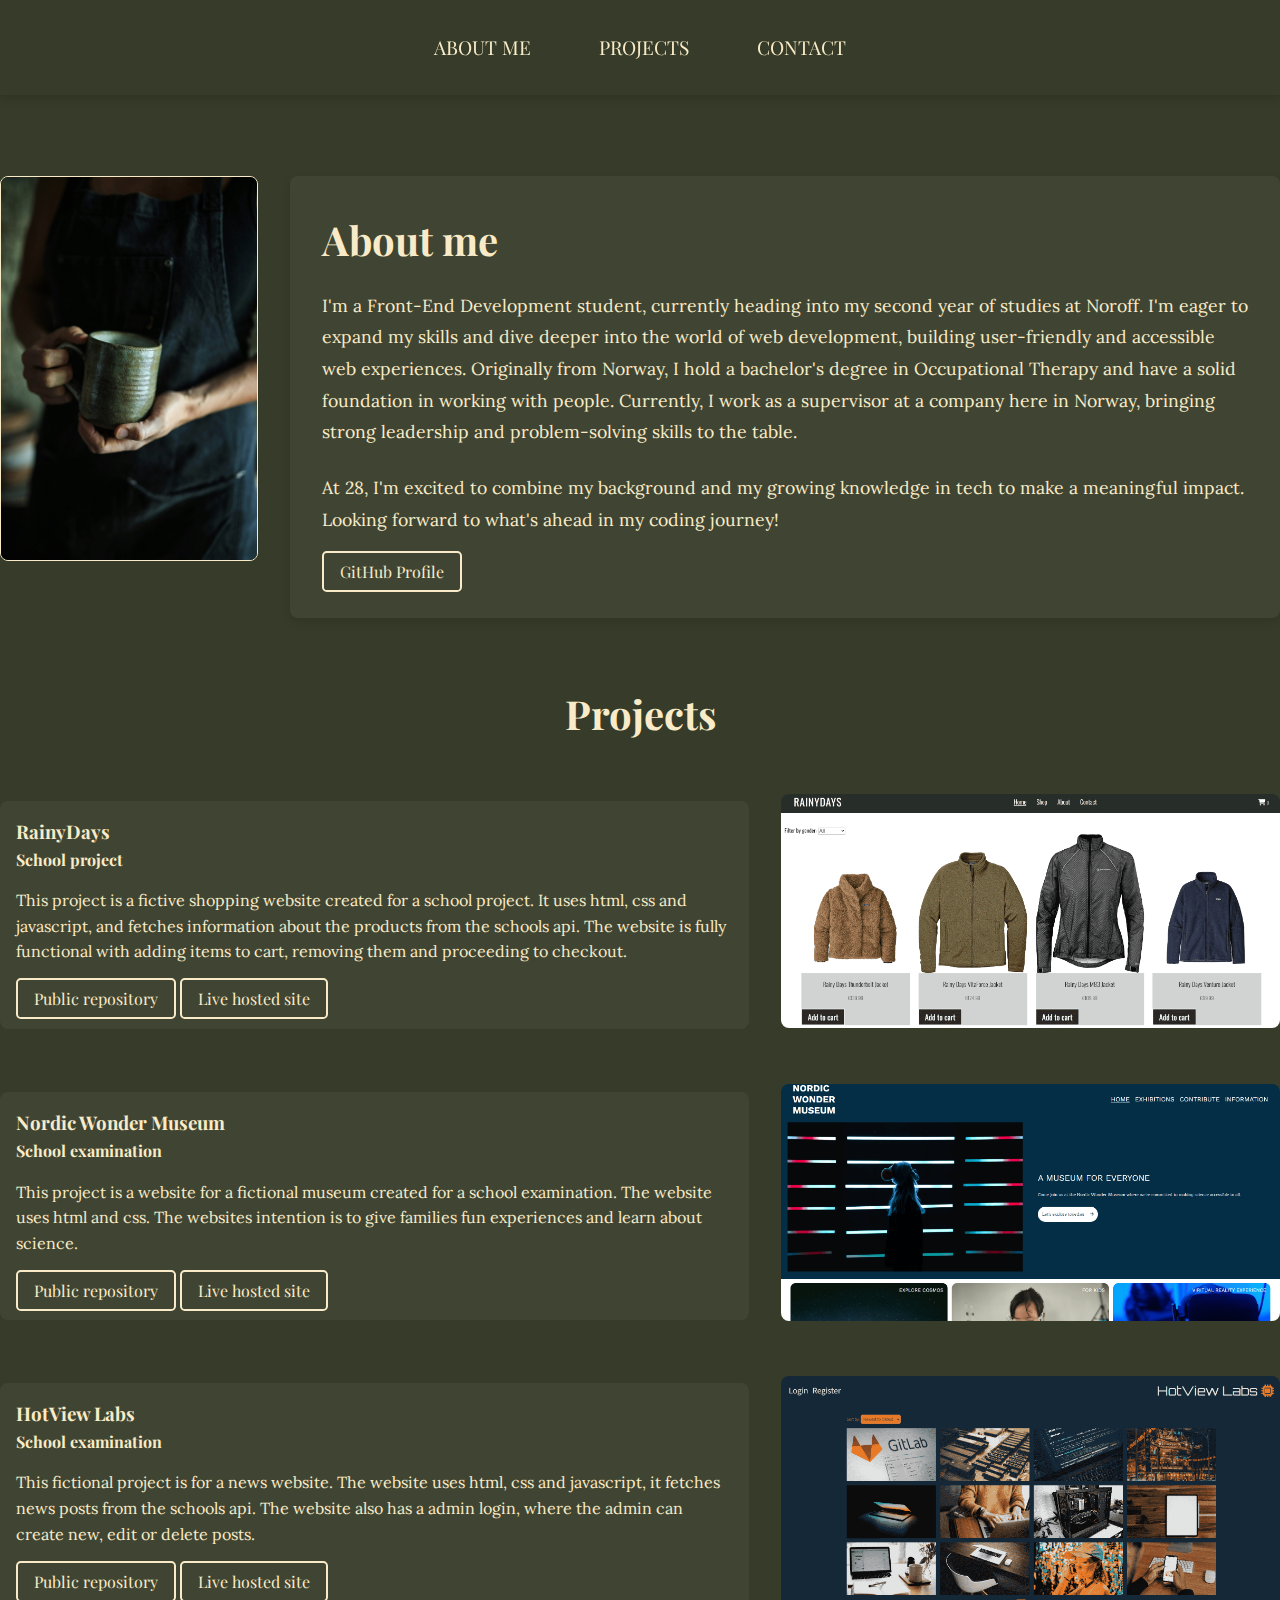
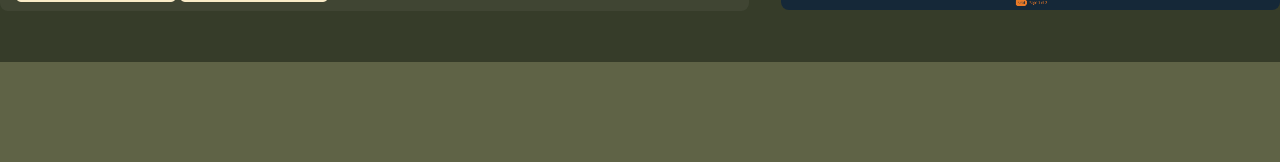
<file: index.html>
<!DOCTYPE html>
<html lang="en">
  <head>
    <meta charset="UTF-8">
    <meta
      name="description"
      content="Portfolio for a Front-End development student, showcasing my current work">
    <meta name="viewport" content="width=device-width, initial-scale=1.0">
    <title>My Portfolio</title>
    <link rel="stylesheet" href="src/css/styles.css">
    <link rel="icon" type="image/png" href="assets/favicontree.png">
  </head>
  <body>
    <header>
      <nav>
        <ul>
          <li><a href="index.html">About me</a></li>
          <li><a href="index.html">Projects</a></li>
          <li><a href="index.html">Contact</a></li>
        </ul>
      </nav>
    </header>
    <main>
      <section class="about-section">
        <div class="about-img-container">
          <img
            src="assets/unsplash_RuKqwXCwEos.png"
            alt="A woman in a blue apron holding a green coffee mug"
            class="about-img"
          />
        </div>
        <div class="about-container">
          <h1 class="about-heading">About me</h1>
          <p class="about-paragraph">
            I'm a Front-End Development student, currently heading into my
            second year of studies at Noroff. I'm eager to expand my skills and
            dive deeper into the world of web development, building
            user-friendly and accessible web experiences. Originally from
            Norway, I hold a bachelor's degree in Occupational Therapy and have
            a solid foundation in working with people. Currently, I work as a
            supervisor at a company here in Norway, bringing strong leadership
            and problem-solving skills to the table.
          </p>
          <p class="about-paragraph">
            At 28, I'm excited to combine my background and my growing knowledge
            in tech to make a meaningful impact. Looking forward to what's ahead
            in my coding journey!
          </p>
          <div class="project-links">
            <a href="https://github.com/Maribsorensen"
              >GitHub Profile</a
            >
        </div>
      </section>
      <div></div>
      <section>
        <h2 class="project-h2">Projects</h2>
        <div class="project-grids">
          <div class="project-info-container">
            <h3>RainyDays</h3>
            <h4>School project</h4>
            <p>
              This project is a fictive shopping website created for a school
              project. It uses html, css and javascript, and fetches information
              about the products from the schools api. The website is fully
              functional with adding items to cart, removing them and proceeding
              to checkout.
            </p>
            <div class="project-links">
              <a href="https://github.com/Maribsorensen/RainyDays"
                >Public repository</a
              >
              <a href="https://maribsorensen.github.io/RainyDays/"
                >Live hosted site</a
              >
            </div>
          </div>
          <div class="project-img-container">
            <img
              src="assets/RainyDaysScreenshot.png"
              alt="Screenshot of RainyDays website"
              class="project-img"
            />
          </div>
        </div>
        <div class="project-grids">
          <div class="project-info-container">
            <h3>Nordic Wonder Museum</h3>
            <h4>School examination</h4>
            <p>
              This project is a website for a fictional museum created for a
              school examination. The website uses html and css. The websites
              intention is to give families fun experiences and learn about
              science.
            </p>
            <div class="project-links">
              <a href="https://github.com/Maribsorensen/Semester-Project-1-Mari"
                >Public repository</a
              >
              <a href="https://maribsorensen.github.io/Semester-Project-1-Mari/"
                >Live hosted site</a
              >
            </div>
          </div>
          <div class="project-img-container">
            <img
              src="assets/NordicWonderScreenshot.png"
              alt="Screenshot of Nordic Wonder Museum website"
              class="project-img"
            />
          </div>
        </div>
        <div class="project-grids">
          <div class="project-info-container">
            <h3>HotView Labs</h3>
            <h4>School examination</h4>
            <p>
              This fictional project is for a news website. The website uses
              html, css and javascript, it fetches news posts from the schools
              api. The website also has a admin login, where the admin can
              create new, edit or delete posts.
            </p>
            <div class="project-links">
              <a href="https://github.com/Maribsorensen/FED1-PE1-Maribsorensen"
                >Public repository</a
              >
              <a href="https://maribsorensen.github.io/FED1-PE1-Maribsorensen/"
                >Live hosted site</a
              >
            </div>
          </div>
          <div class="project-img-container">
            <img
              src="assets/HotViewLabsScreenshot.png"
              alt="Screenshot of HotView Labs website"
              class="project-img"
            />
          </div>
        </div>
      </section>
    </main>
    <footer></footer>
  </body>
</html>
</file>
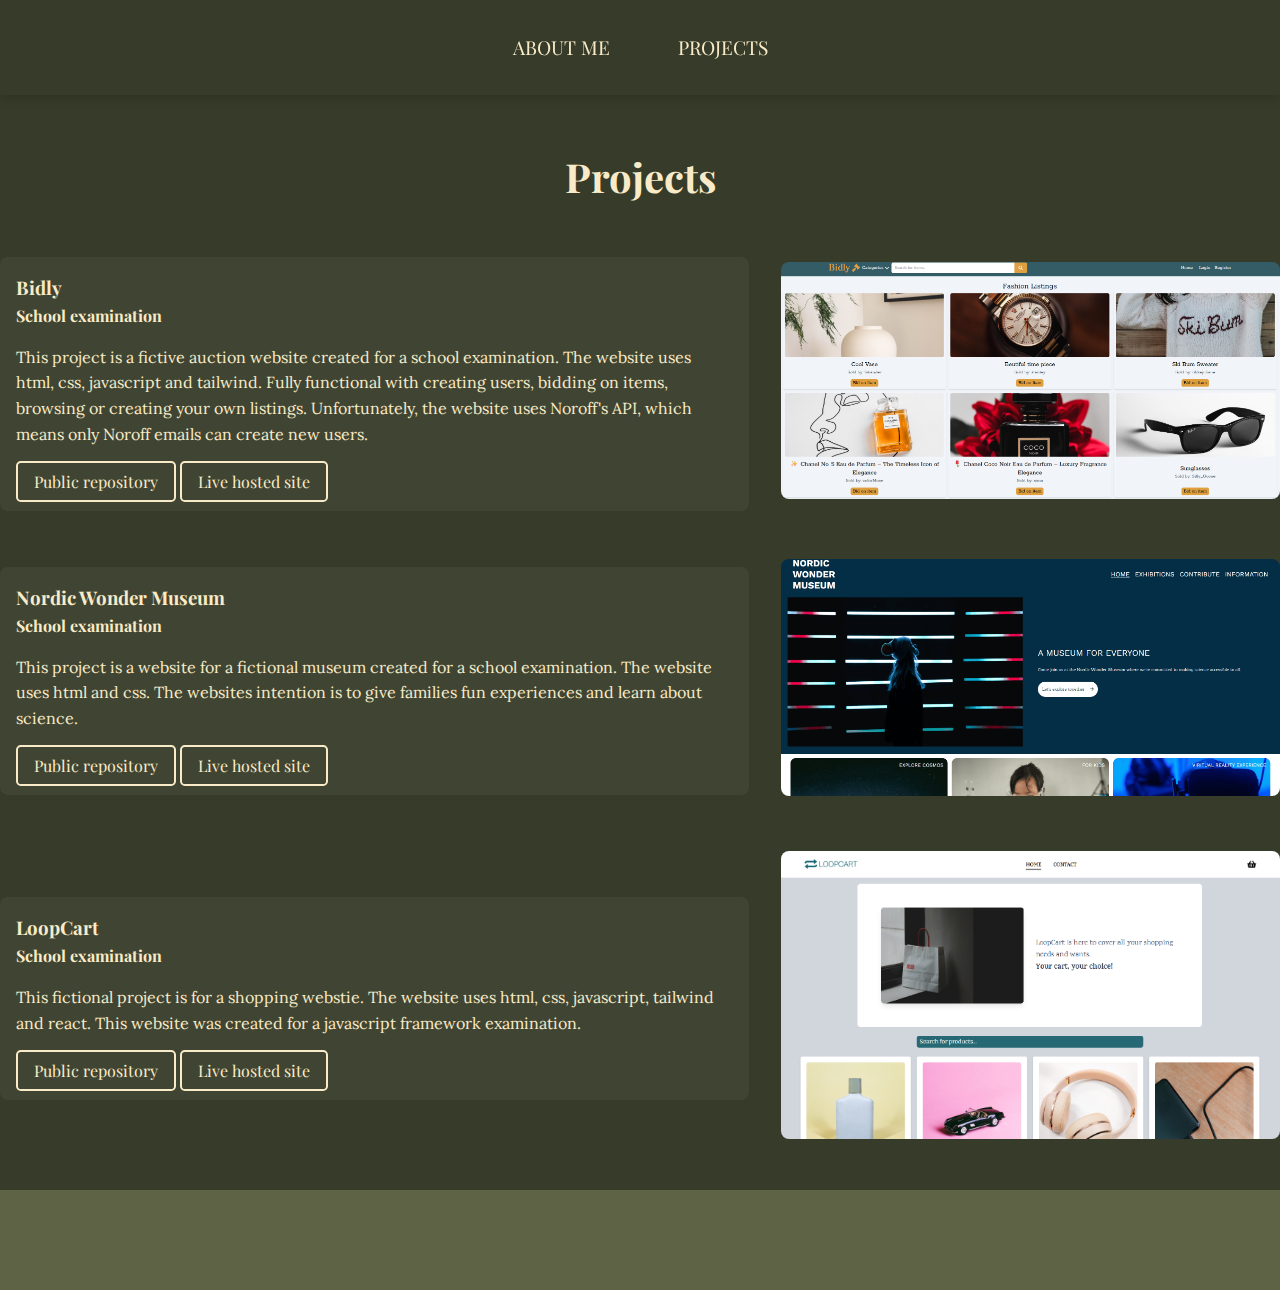
<file: pages/projects.html>
<!DOCTYPE html>
<html lang="en">
  <head>
    <meta charset="UTF-8" />
    <meta
      name="description"
      content="Portfolio for a Front-End development student, showcasing my current work"
    />
    <meta name="viewport" content="width=device-width, initial-scale=1.0" />
    <title>My Portfolio</title>
    <link rel="stylesheet" href="../src/css/styles.css" />
    <link rel="icon" type="image/png" href="assets/favicontree.png" />
  </head>
  <body>
    <header>
      <nav>
        <ul>
          <li><a href="../index.html">About me</a></li>
          <li><a href="projects.html">Projects</a></li>
        </ul>
      </nav>
    </header>
    <main>
      <section>
        <h2 class="project-h2">Projects</h2>
        <div class="project-grids">
          <div class="project-info-container">
            <h3>Bidly</h3>
            <h4>School examination</h4>
            <p>
              This project is a fictive auction website created for a school
              examination. The website uses html, css, javascript and tailwind.
              Fully functional with creating users, bidding on items, browsing
              or creating your own listings. Unfortunately, the website uses
              Noroff's API, which means only Noroff emails can create new users.
            </p>
            <div class="project-links">
              <a href="https://github.com/Maribsorensen/SP2-Bidly"
                >Public repository</a
              >
              <a href="https://sp2-bidly.netlify.app/listing/?category=Art"
                >Live hosted site</a
              >
            </div>
          </div>
          <div class="project-img-container">
            <img
              src="../assets/Bidly skjermbilde.png"
              alt="Screenshot of RainyDays website"
              class="project-img"
            />
          </div>
        </div>
        <div class="project-grids">
          <div class="project-info-container">
            <h3>Nordic Wonder Museum</h3>
            <h4>School examination</h4>
            <p>
              This project is a website for a fictional museum created for a
              school examination. The website uses html and css. The websites
              intention is to give families fun experiences and learn about
              science.
            </p>
            <div class="project-links">
              <a href="https://github.com/Maribsorensen/Semester-Project-1-Mari"
                >Public repository</a
              >
              <a href="https://maribsorensen.github.io/Semester-Project-1-Mari/"
                >Live hosted site</a
              >
            </div>
          </div>
          <div class="project-img-container">
            <img
              src="../assets/NordicWonderScreenshot.png"
              alt="Screenshot of Nordic Wonder Museum website"
              class="project-img"
            />
          </div>
        </div>
        <div class="project-grids">
          <div class="project-info-container">
            <h3>LoopCart</h3>
            <h4>School examination</h4>
            <p>
              This fictional project is for a shopping webstie. The website uses
              html, css, javascript, tailwind and react. This website was
              created for a javascript framework examination.
            </p>
            <div class="project-links">
              <a
                href="https://github.com/Maribsorensen/javascript-frameworks-ca"
                >Public repository</a
              >
              <a href="https://loopcart-ca.netlify.app/">Live hosted site</a>
            </div>
          </div>
          <div class="project-img-container">
            <img
              src="../assets/loopcart.png"
              alt="Screenshot of Loopcart website"
              class="project-img"
            />
          </div>
        </div>
      </section>
    </main>
    <footer></footer>
  </body>
</html>
</file>
<file: src/css/styles.css>
@import url(variables.css);
@import url(header.css);
@import url(footer.css);
@import url(projects.css);
@import url(about.css);

*,
*:before,
*:after {
  box-sizing: inherit;
}

body {
  box-sizing: border-box;
  min-height: 100vh;
  margin: 0;
  width: 100%;
  background-color: var(--bg-color);
  position: relative;
  padding-bottom: 8rem;
  line-height: 1.6;
}
main {
  max-width: 1400px;
  margin: 1rem auto;
  padding-top: 6rem;
}
h1,
h2,
h3,
h4,
h5,
h6,
li,
a {
  font-family: var(--ff-headings);
  color: var(--highlight-color);
}
p {
  font-family: var(--ff-paragraphs);
  color: var(--highlight-color);
}
@keyframes fadeIn {
  from {
    opacity: 0;
    transform: translateY(20px);
  }
  to {
    opacity: 1;
    transform: translateY(0);
  }
}

main section {
  animation: fadeIn 1s ease-in-out;
}
</file>
